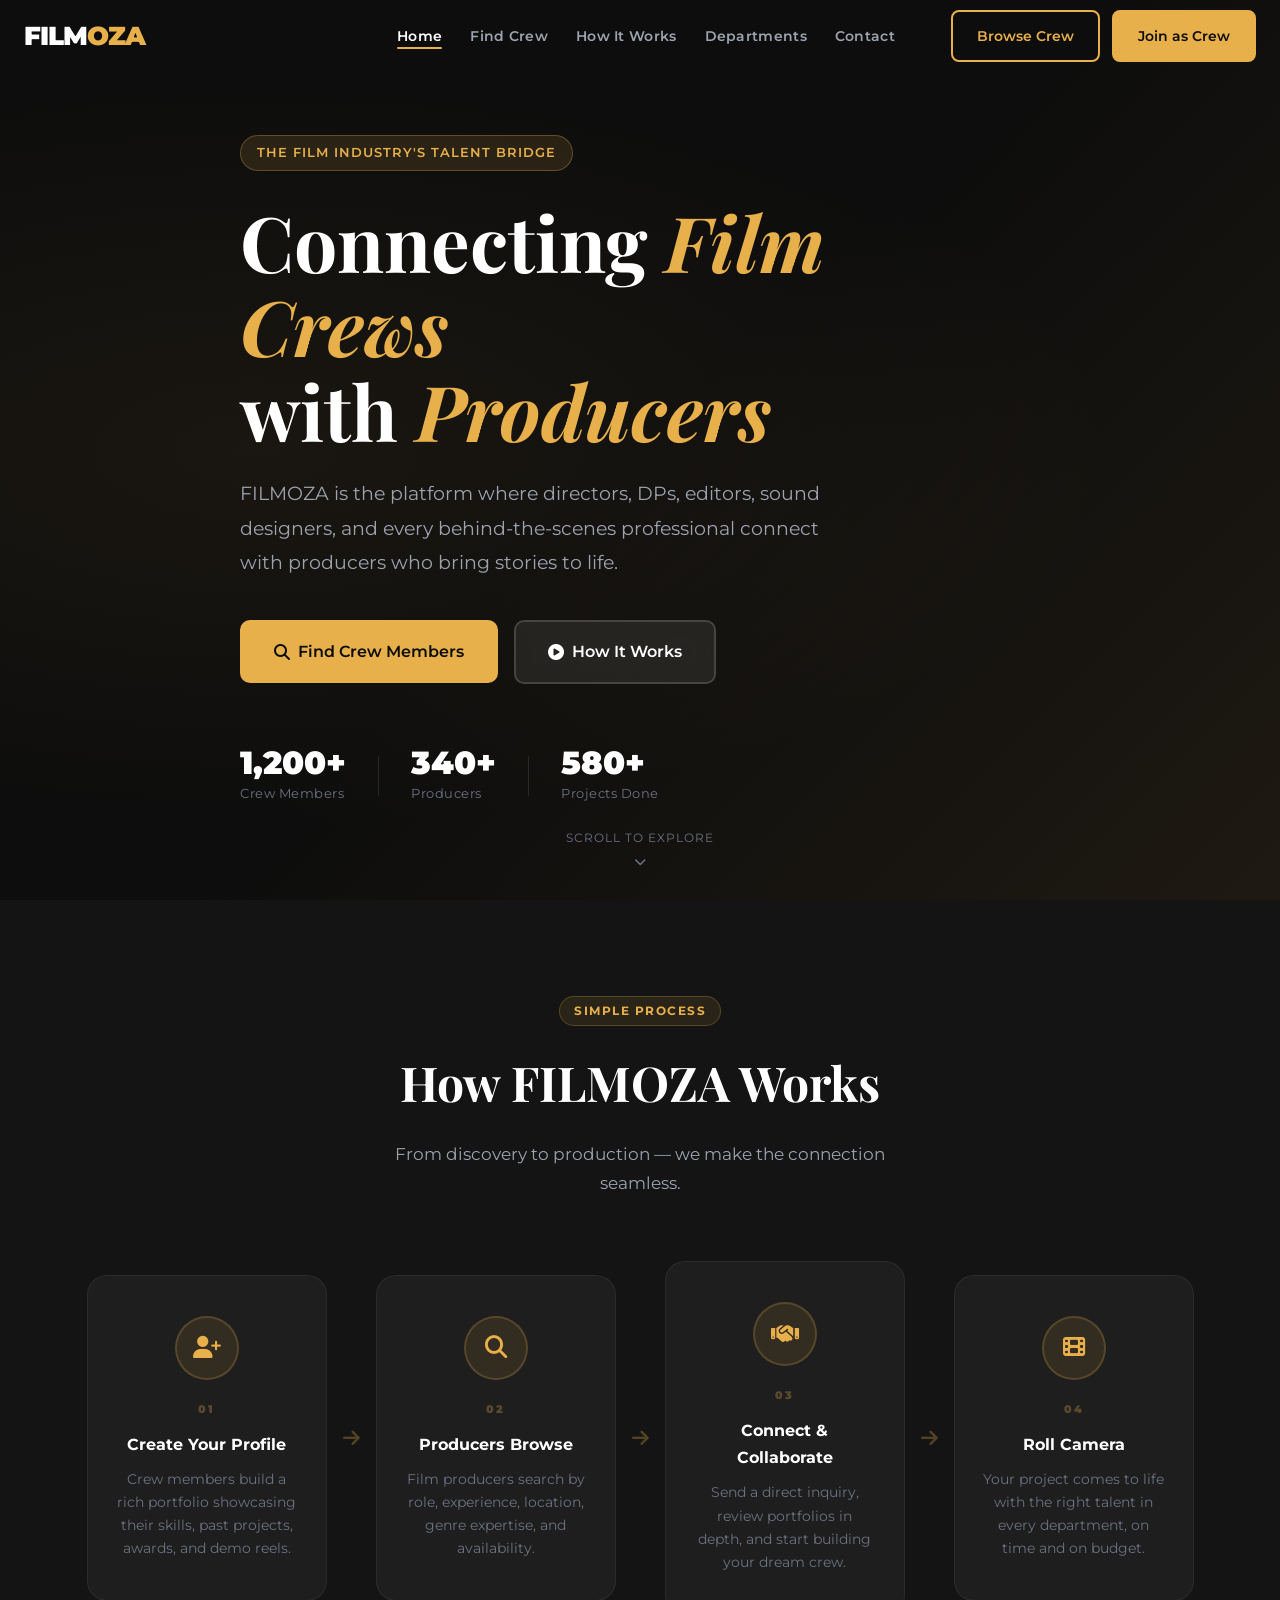
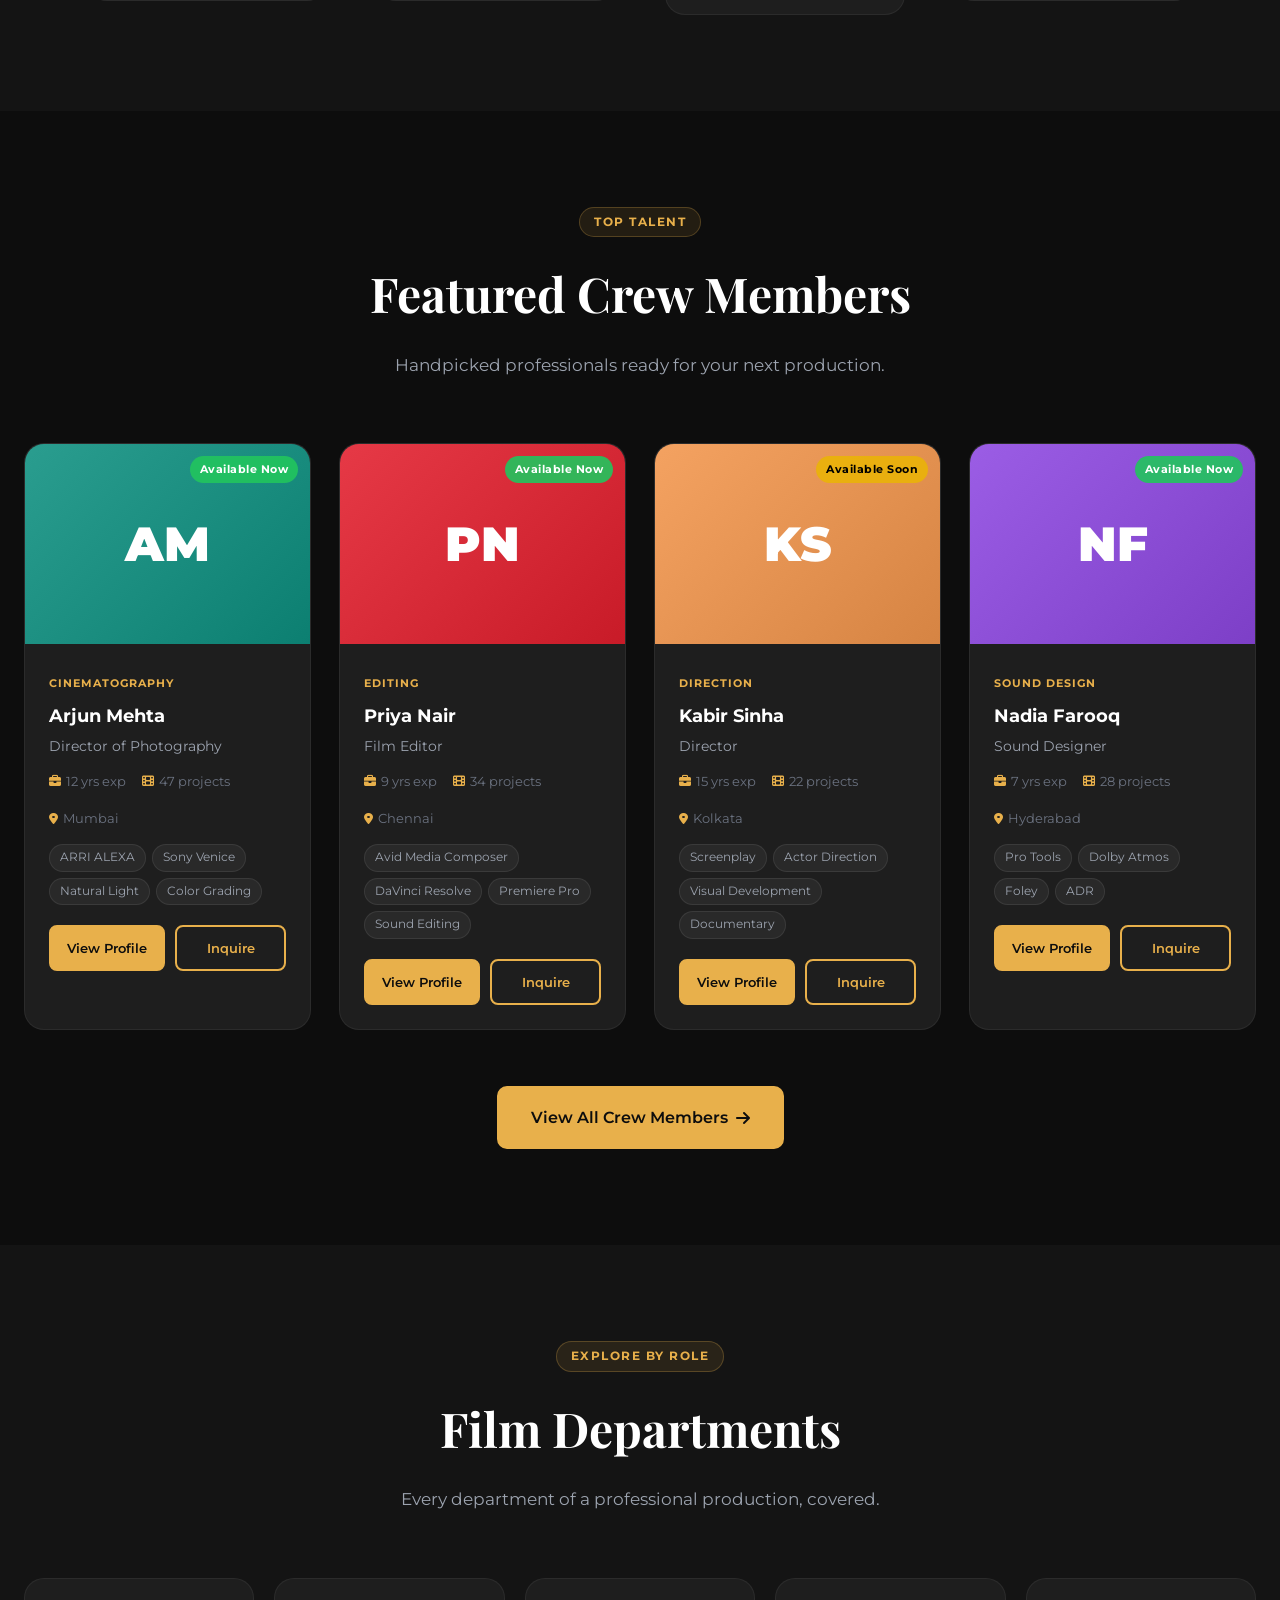
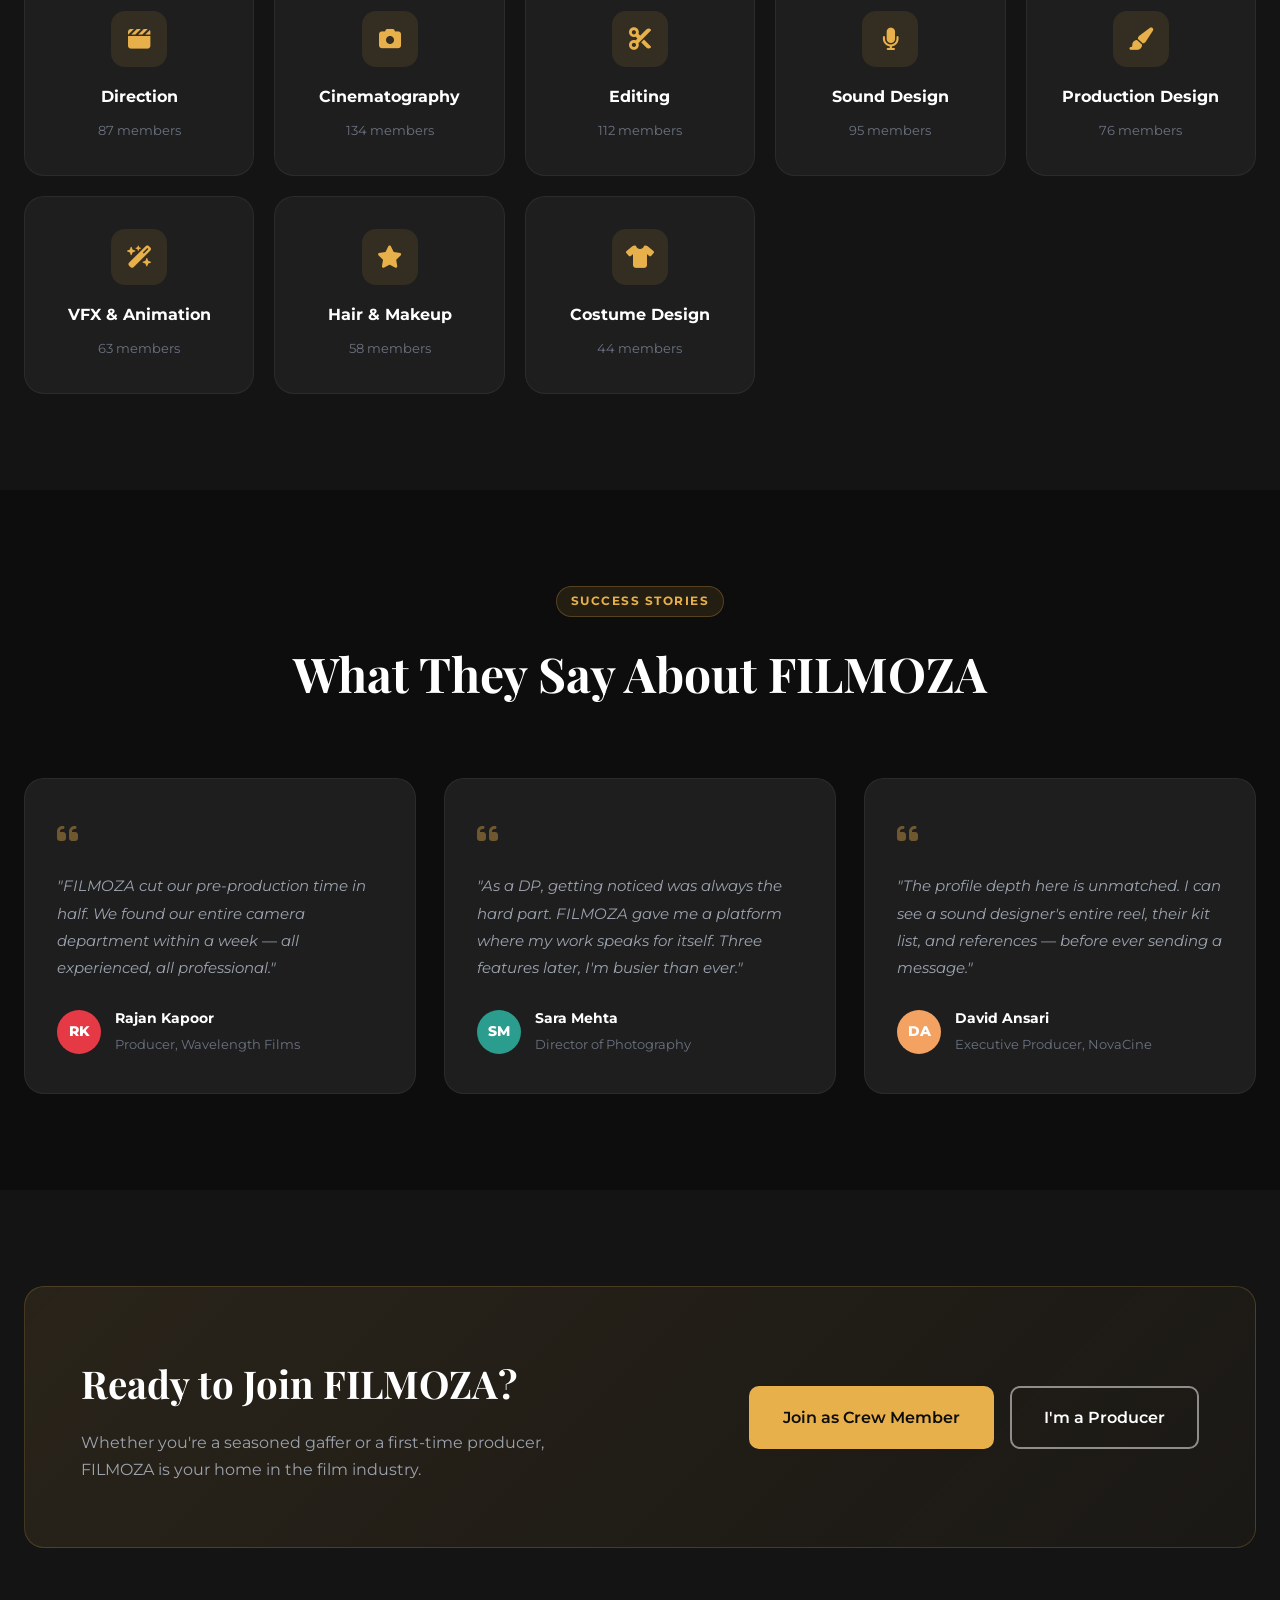
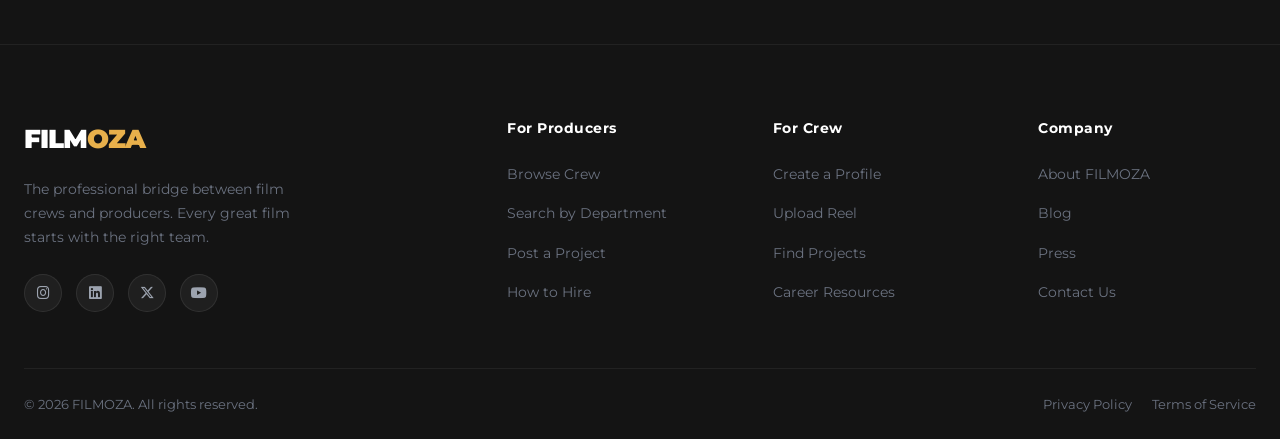
<file: index.html>
<!DOCTYPE html>
<html lang="en">
<head>
  <meta charset="UTF-8" />
  <meta name="viewport" content="width=device-width, initial-scale=1.0" />
  <title>FILMOZA – Where Talent Meets Vision</title>
  <link rel="stylesheet" href="styles.css" />
  <link rel="preconnect" href="https://fonts.googleapis.com" />
  <link href="https://fonts.googleapis.com/css2?family=Montserrat:wght@300;400;600;700;900&family=Playfair+Display:wght@700&display=swap" rel="stylesheet" />
  <link rel="stylesheet" href="https://cdnjs.cloudflare.com/ajax/libs/font-awesome/6.5.0/css/all.min.css" />
</head>
<body>

  <!-- ── NAVBAR ── -->
  <nav class="navbar" id="navbar">
    <div class="nav-container">
      <a href="index.html" class="nav-logo">
        <span class="logo-film">FILM</span><span class="logo-oza">OZA</span>
      </a>
      <ul class="nav-links" id="navLinks">
        <li><a href="index.html" class="active">Home</a></li>
        <li><a href="crew.html">Find Crew</a></li>
        <li><a href="#how-it-works">How It Works</a></li>
        <li><a href="#categories">Departments</a></li>
        <li><a href="#contact">Contact</a></li>
      </ul>
      <div class="nav-actions">
        <a href="crew.html" class="btn btn-outline">Browse Crew</a>
        <a href="#join" class="btn btn-primary">Join as Crew</a>
      </div>
      <button class="hamburger" id="hamburger" aria-label="Toggle menu">
        <span></span><span></span><span></span>
      </button>
    </div>
  </nav>

  <!-- ── HERO ── -->
  <section class="hero">
    <div class="hero-overlay"></div>
    <div class="hero-content">
      <div class="hero-badge">The Film Industry's Talent Bridge</div>
      <h1 class="hero-title">
        Connecting <span class="highlight">Film Crews</span><br/>
        with <span class="highlight">Producers</span>
      </h1>
      <p class="hero-subtitle">
        FILMOZA is the platform where directors, DPs, editors, sound designers,
        and every behind-the-scenes professional connect with producers who bring stories to life.
      </p>
      <div class="hero-actions">
        <a href="crew.html" class="btn btn-primary btn-lg">
          <i class="fas fa-search"></i> Find Crew Members
        </a>
        <a href="#how-it-works" class="btn btn-ghost btn-lg">
          <i class="fas fa-play-circle"></i> How It Works
        </a>
      </div>
      <div class="hero-stats">
        <div class="stat">
          <span class="stat-number">1,200+</span>
          <span class="stat-label">Crew Members</span>
        </div>
        <div class="stat-divider"></div>
        <div class="stat">
          <span class="stat-number">340+</span>
          <span class="stat-label">Producers</span>
        </div>
        <div class="stat-divider"></div>
        <div class="stat">
          <span class="stat-number">580+</span>
          <span class="stat-label">Projects Done</span>
        </div>
      </div>
    </div>
    <div class="hero-scroll-hint">
      <span>Scroll to explore</span>
      <i class="fas fa-chevron-down bounce"></i>
    </div>
  </section>

  <!-- ── HOW IT WORKS ── -->
  <section class="how-it-works section" id="how-it-works">
    <div class="container">
      <div class="section-header">
        <span class="section-tag">Simple Process</span>
        <h2>How FILMOZA Works</h2>
        <p>From discovery to production — we make the connection seamless.</p>
      </div>
      <div class="steps-grid">
        <div class="step-card">
          <div class="step-icon"><i class="fas fa-user-plus"></i></div>
          <div class="step-number">01</div>
          <h3>Create Your Profile</h3>
          <p>Crew members build a rich portfolio showcasing their skills, past projects, awards, and demo reels.</p>
        </div>
        <div class="step-arrow"><i class="fas fa-arrow-right"></i></div>
        <div class="step-card">
          <div class="step-icon"><i class="fas fa-search"></i></div>
          <div class="step-number">02</div>
          <h3>Producers Browse</h3>
          <p>Film producers search by role, experience, location, genre expertise, and availability.</p>
        </div>
        <div class="step-arrow"><i class="fas fa-arrow-right"></i></div>
        <div class="step-card">
          <div class="step-icon"><i class="fas fa-handshake"></i></div>
          <div class="step-number">03</div>
          <h3>Connect & Collaborate</h3>
          <p>Send a direct inquiry, review portfolios in depth, and start building your dream crew.</p>
        </div>
        <div class="step-arrow"><i class="fas fa-arrow-right"></i></div>
        <div class="step-card">
          <div class="step-icon"><i class="fas fa-film"></i></div>
          <div class="step-number">04</div>
          <h3>Roll Camera</h3>
          <p>Your project comes to life with the right talent in every department, on time and on budget.</p>
        </div>
      </div>
    </div>
  </section>

  <!-- ── FEATURED CREW ── -->
  <section class="featured-crew section" id="featured">
    <div class="container">
      <div class="section-header">
        <span class="section-tag">Top Talent</span>
        <h2>Featured Crew Members</h2>
        <p>Handpicked professionals ready for your next production.</p>
      </div>
      <div class="crew-grid" id="featuredGrid">
        <!-- Populated by JS -->
      </div>
      <div class="section-cta">
        <a href="crew.html" class="btn btn-primary btn-lg">View All Crew Members <i class="fas fa-arrow-right"></i></a>
      </div>
    </div>
  </section>

  <!-- ── DEPARTMENTS / CATEGORIES ── -->
  <section class="categories section" id="categories">
    <div class="container">
      <div class="section-header">
        <span class="section-tag">Explore by Role</span>
        <h2>Film Departments</h2>
        <p>Every department of a professional production, covered.</p>
      </div>
      <div class="categories-grid">
        <a href="crew.html?dept=direction" class="category-card">
          <div class="cat-icon"><i class="fas fa-clapperboard"></i></div>
          <h3>Direction</h3>
          <span class="cat-count">87 members</span>
        </a>
        <a href="crew.html?dept=cinematography" class="category-card">
          <div class="cat-icon"><i class="fas fa-camera"></i></div>
          <h3>Cinematography</h3>
          <span class="cat-count">134 members</span>
        </a>
        <a href="crew.html?dept=editing" class="category-card">
          <div class="cat-icon"><i class="fas fa-scissors"></i></div>
          <h3>Editing</h3>
          <span class="cat-count">112 members</span>
        </a>
        <a href="crew.html?dept=sound" class="category-card">
          <div class="cat-icon"><i class="fas fa-microphone"></i></div>
          <h3>Sound Design</h3>
          <span class="cat-count">95 members</span>
        </a>
        <a href="crew.html?dept=production-design" class="category-card">
          <div class="cat-icon"><i class="fas fa-paint-brush"></i></div>
          <h3>Production Design</h3>
          <span class="cat-count">76 members</span>
        </a>
        <a href="crew.html?dept=vfx" class="category-card">
          <div class="cat-icon"><i class="fas fa-wand-magic-sparkles"></i></div>
          <h3>VFX & Animation</h3>
          <span class="cat-count">63 members</span>
        </a>
        <a href="crew.html?dept=makeup" class="category-card">
          <div class="cat-icon"><i class="fas fa-star"></i></div>
          <h3>Hair & Makeup</h3>
          <span class="cat-count">58 members</span>
        </a>
        <a href="crew.html?dept=costume" class="category-card">
          <div class="cat-icon"><i class="fas fa-shirt"></i></div>
          <h3>Costume Design</h3>
          <span class="cat-count">44 members</span>
        </a>
      </div>
    </div>
  </section>

  <!-- ── TESTIMONIALS ── -->
  <section class="testimonials section">
    <div class="container">
      <div class="section-header">
        <span class="section-tag">Success Stories</span>
        <h2>What They Say About FILMOZA</h2>
      </div>
      <div class="testimonials-grid">
        <div class="testimonial-card">
          <div class="quote-icon"><i class="fas fa-quote-left"></i></div>
          <p>"FILMOZA cut our pre-production time in half. We found our entire camera department within a week — all experienced, all professional."</p>
          <div class="testimonial-author">
            <div class="author-avatar" style="background:#e63946;">RK</div>
            <div>
              <strong>Rajan Kapoor</strong>
              <span>Producer, Wavelength Films</span>
            </div>
          </div>
        </div>
        <div class="testimonial-card">
          <div class="quote-icon"><i class="fas fa-quote-left"></i></div>
          <p>"As a DP, getting noticed was always the hard part. FILMOZA gave me a platform where my work speaks for itself. Three features later, I'm busier than ever."</p>
          <div class="testimonial-author">
            <div class="author-avatar" style="background:#2a9d8f;">SM</div>
            <div>
              <strong>Sara Mehta</strong>
              <span>Director of Photography</span>
            </div>
          </div>
        </div>
        <div class="testimonial-card">
          <div class="quote-icon"><i class="fas fa-quote-left"></i></div>
          <p>"The profile depth here is unmatched. I can see a sound designer's entire reel, their kit list, and references — before ever sending a message."</p>
          <div class="testimonial-author">
            <div class="author-avatar" style="background:#f4a261;">DA</div>
            <div>
              <strong>David Ansari</strong>
              <span>Executive Producer, NovaCine</span>
            </div>
          </div>
        </div>
      </div>
    </div>
  </section>

  <!-- ── JOIN CTA ── -->
  <section class="join-cta section" id="join">
    <div class="container">
      <div class="cta-card">
        <div class="cta-text">
          <h2>Ready to Join FILMOZA?</h2>
          <p>Whether you're a seasoned gaffer or a first-time producer, FILMOZA is your home in the film industry.</p>
        </div>
        <div class="cta-buttons">
          <a href="#" class="btn btn-primary btn-lg">Join as Crew Member</a>
          <a href="crew.html" class="btn btn-outline-light btn-lg">I'm a Producer</a>
        </div>
      </div>
    </div>
  </section>

  <!-- ── FOOTER ── -->
  <footer class="footer" id="contact">
    <div class="container">
      <div class="footer-grid">
        <div class="footer-brand">
          <a href="index.html" class="nav-logo">
            <span class="logo-film">FILM</span><span class="logo-oza">OZA</span>
          </a>
          <p>The professional bridge between film crews and producers. Every great film starts with the right team.</p>
          <div class="social-links">
            <a href="#" aria-label="Instagram"><i class="fab fa-instagram"></i></a>
            <a href="#" aria-label="LinkedIn"><i class="fab fa-linkedin"></i></a>
            <a href="#" aria-label="Twitter/X"><i class="fab fa-x-twitter"></i></a>
            <a href="#" aria-label="YouTube"><i class="fab fa-youtube"></i></a>
          </div>
        </div>
        <div class="footer-links">
          <h4>For Producers</h4>
          <ul>
            <li><a href="crew.html">Browse Crew</a></li>
            <li><a href="crew.html">Search by Department</a></li>
            <li><a href="#">Post a Project</a></li>
            <li><a href="#">How to Hire</a></li>
          </ul>
        </div>
        <div class="footer-links">
          <h4>For Crew</h4>
          <ul>
            <li><a href="#">Create a Profile</a></li>
            <li><a href="#">Upload Reel</a></li>
            <li><a href="#">Find Projects</a></li>
            <li><a href="#">Career Resources</a></li>
          </ul>
        </div>
        <div class="footer-links">
          <h4>Company</h4>
          <ul>
            <li><a href="#">About FILMOZA</a></li>
            <li><a href="#">Blog</a></li>
            <li><a href="#">Press</a></li>
            <li><a href="#contact">Contact Us</a></li>
          </ul>
        </div>
      </div>
      <div class="footer-bottom">
        <p>&copy; 2026 FILMOZA. All rights reserved.</p>
        <div class="footer-legal">
          <a href="#">Privacy Policy</a>
          <a href="#">Terms of Service</a>
        </div>
      </div>
    </div>
  </footer>

  <script src="data.js"></script>
  <script src="main.js"></script>
</body>
</html>
</file>
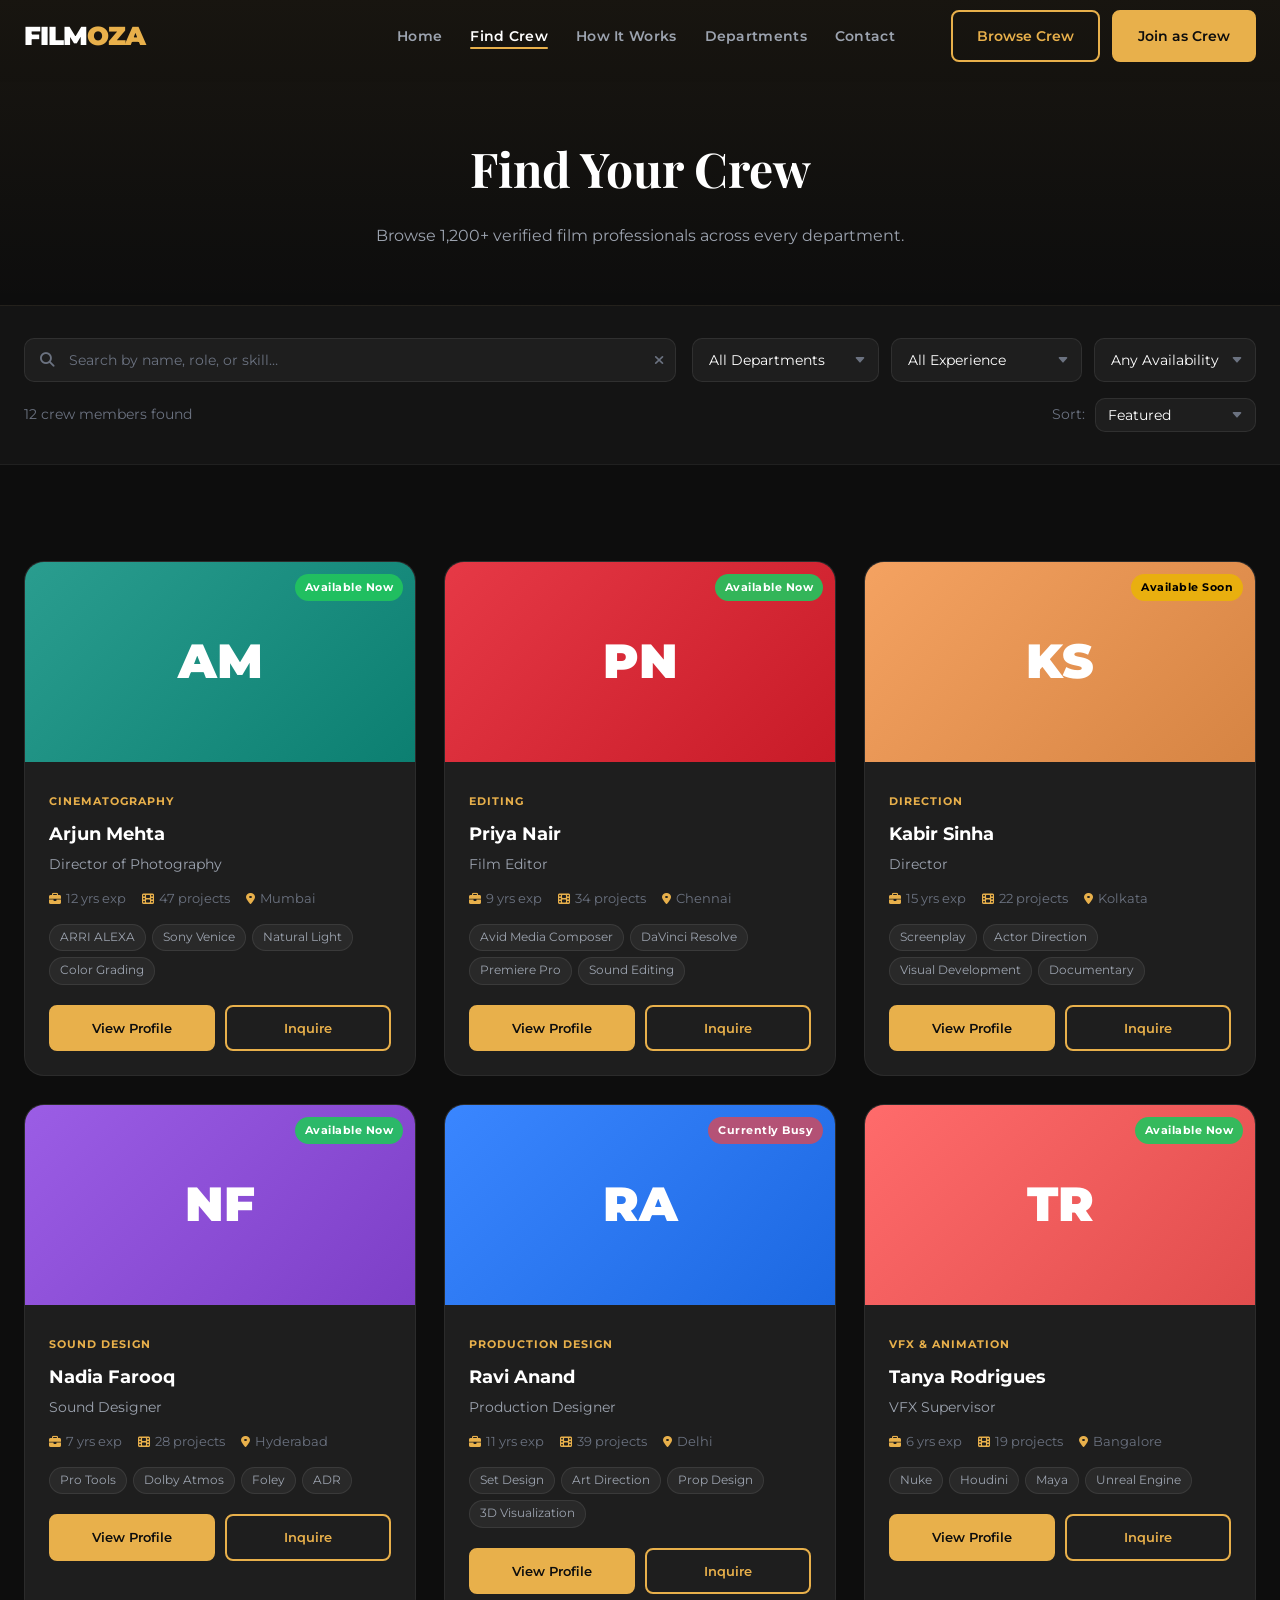
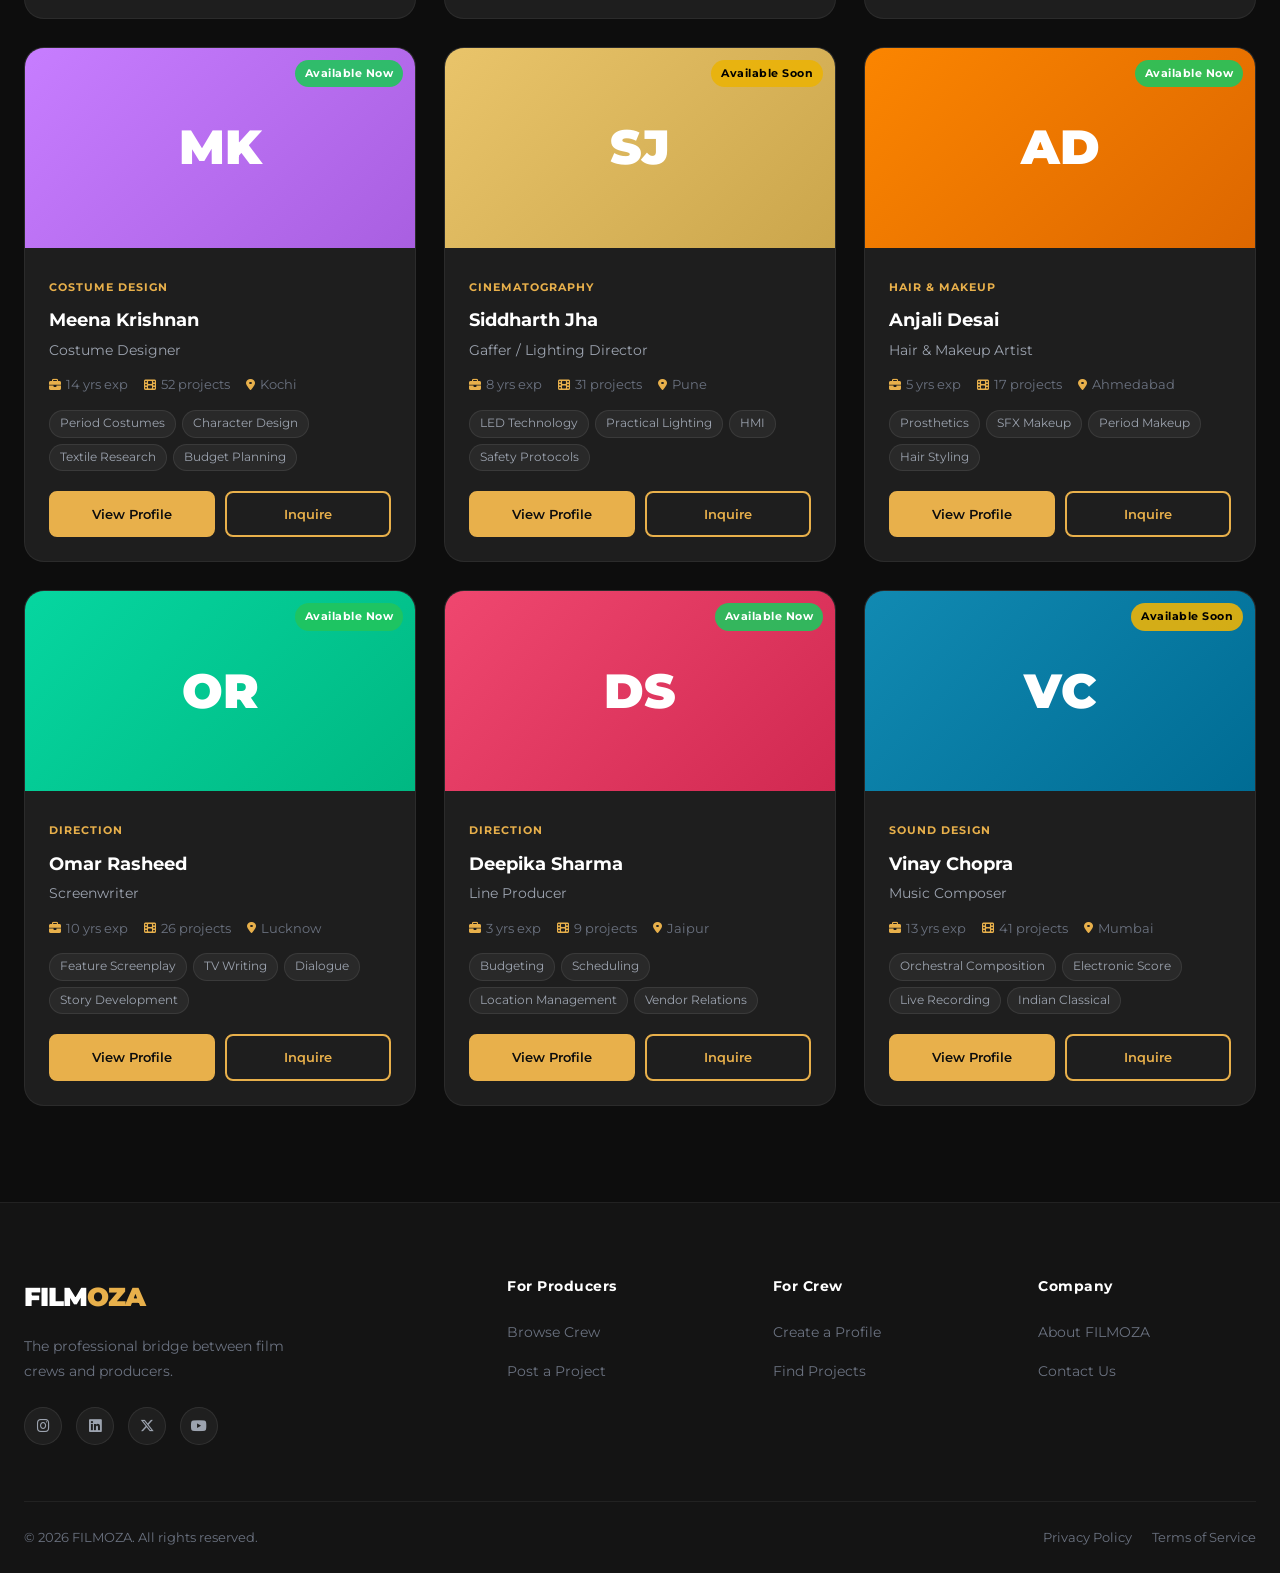
<file: crew.html>
<!DOCTYPE html>
<html lang="en">
<head>
  <meta charset="UTF-8" />
  <meta name="viewport" content="width=device-width, initial-scale=1.0" />
  <title>Find Crew – FILMOZA</title>
  <link rel="stylesheet" href="styles.css" />
  <link rel="preconnect" href="https://fonts.googleapis.com" />
  <link href="https://fonts.googleapis.com/css2?family=Montserrat:wght@300;400;600;700;900&family=Playfair+Display:wght@700&display=swap" rel="stylesheet" />
  <link rel="stylesheet" href="https://cdnjs.cloudflare.com/ajax/libs/font-awesome/6.5.0/css/all.min.css" />
</head>
<body>

  <!-- ── NAVBAR ── -->
  <nav class="navbar" id="navbar">
    <div class="nav-container">
      <a href="index.html" class="nav-logo">
        <span class="logo-film">FILM</span><span class="logo-oza">OZA</span>
      </a>
      <ul class="nav-links" id="navLinks">
        <li><a href="index.html">Home</a></li>
        <li><a href="crew.html" class="active">Find Crew</a></li>
        <li><a href="index.html#how-it-works">How It Works</a></li>
        <li><a href="index.html#categories">Departments</a></li>
        <li><a href="index.html#contact">Contact</a></li>
      </ul>
      <div class="nav-actions">
        <a href="crew.html" class="btn btn-outline">Browse Crew</a>
        <a href="#" class="btn btn-primary">Join as Crew</a>
      </div>
      <button class="hamburger" id="hamburger" aria-label="Toggle menu">
        <span></span><span></span><span></span>
      </button>
    </div>
  </nav>

  <!-- ── PAGE HEADER ── -->
  <div class="page-header">
    <div class="container">
      <h1>Find Your Crew</h1>
      <p>Browse 1,200+ verified film professionals across every department.</p>
    </div>
  </div>

  <!-- ── SEARCH & FILTER BAR ── -->
  <section class="search-section">
    <div class="container">
      <div class="search-bar-wrap">
        <div class="search-input-group">
          <i class="fas fa-search search-icon"></i>
          <input
            type="text"
            id="searchInput"
            class="search-input"
            placeholder="Search by name, role, or skill…"
            aria-label="Search crew members"
          />
          <button class="search-clear" id="searchClear" aria-label="Clear search">
            <i class="fas fa-times"></i>
          </button>
        </div>
        <div class="filter-group">
          <select id="deptFilter" class="filter-select" aria-label="Filter by department">
            <option value="">All Departments</option>
            <option value="Direction">Direction</option>
            <option value="Cinematography">Cinematography</option>
            <option value="Editing">Editing</option>
            <option value="Sound Design">Sound Design</option>
            <option value="Production Design">Production Design</option>
            <option value="VFX & Animation">VFX &amp; Animation</option>
            <option value="Hair & Makeup">Hair &amp; Makeup</option>
            <option value="Costume Design">Costume Design</option>
          </select>
          <select id="expFilter" class="filter-select" aria-label="Filter by experience">
            <option value="">All Experience</option>
            <option value="entry">Entry Level (1–3 yrs)</option>
            <option value="mid">Mid Level (4–7 yrs)</option>
            <option value="senior">Senior (8+ yrs)</option>
          </select>
          <select id="availFilter" class="filter-select" aria-label="Filter by availability">
            <option value="">Any Availability</option>
            <option value="available">Available Now</option>
            <option value="soon">Available Soon</option>
          </select>
        </div>
      </div>
      <div class="search-meta">
        <span id="resultCount" class="result-count">Loading…</span>
        <div class="sort-group">
          <label for="sortSelect">Sort:</label>
          <select id="sortSelect" class="filter-select" aria-label="Sort results">
            <option value="featured">Featured</option>
            <option value="name">Name A–Z</option>
            <option value="exp-desc">Most Experience</option>
            <option value="projects-desc">Most Projects</option>
          </select>
        </div>
      </div>
    </div>
  </section>

  <!-- ── CREW GRID ── -->
  <section class="crew-listing section">
    <div class="container">
      <div class="crew-grid" id="crewGrid">
        <!-- Populated by JS -->
      </div>
      <div class="no-results hidden" id="noResults">
        <i class="fas fa-film"></i>
        <h3>No crew members found</h3>
        <p>Try adjusting your search or filters.</p>
      </div>
    </div>
  </section>

  <!-- ── FOOTER ── -->
  <footer class="footer">
    <div class="container">
      <div class="footer-grid">
        <div class="footer-brand">
          <a href="index.html" class="nav-logo">
            <span class="logo-film">FILM</span><span class="logo-oza">OZA</span>
          </a>
          <p>The professional bridge between film crews and producers.</p>
          <div class="social-links">
            <a href="#" aria-label="Instagram"><i class="fab fa-instagram"></i></a>
            <a href="#" aria-label="LinkedIn"><i class="fab fa-linkedin"></i></a>
            <a href="#" aria-label="Twitter/X"><i class="fab fa-x-twitter"></i></a>
            <a href="#" aria-label="YouTube"><i class="fab fa-youtube"></i></a>
          </div>
        </div>
        <div class="footer-links">
          <h4>For Producers</h4>
          <ul>
            <li><a href="crew.html">Browse Crew</a></li>
            <li><a href="#">Post a Project</a></li>
          </ul>
        </div>
        <div class="footer-links">
          <h4>For Crew</h4>
          <ul>
            <li><a href="#">Create a Profile</a></li>
            <li><a href="#">Find Projects</a></li>
          </ul>
        </div>
        <div class="footer-links">
          <h4>Company</h4>
          <ul>
            <li><a href="#">About FILMOZA</a></li>
            <li><a href="index.html#contact">Contact Us</a></li>
          </ul>
        </div>
      </div>
      <div class="footer-bottom">
        <p>&copy; 2026 FILMOZA. All rights reserved.</p>
        <div class="footer-legal">
          <a href="#">Privacy Policy</a>
          <a href="#">Terms of Service</a>
        </div>
      </div>
    </div>
  </footer>

  <script src="data.js"></script>
  <script src="main.js"></script>
</body>
</html>
</file>
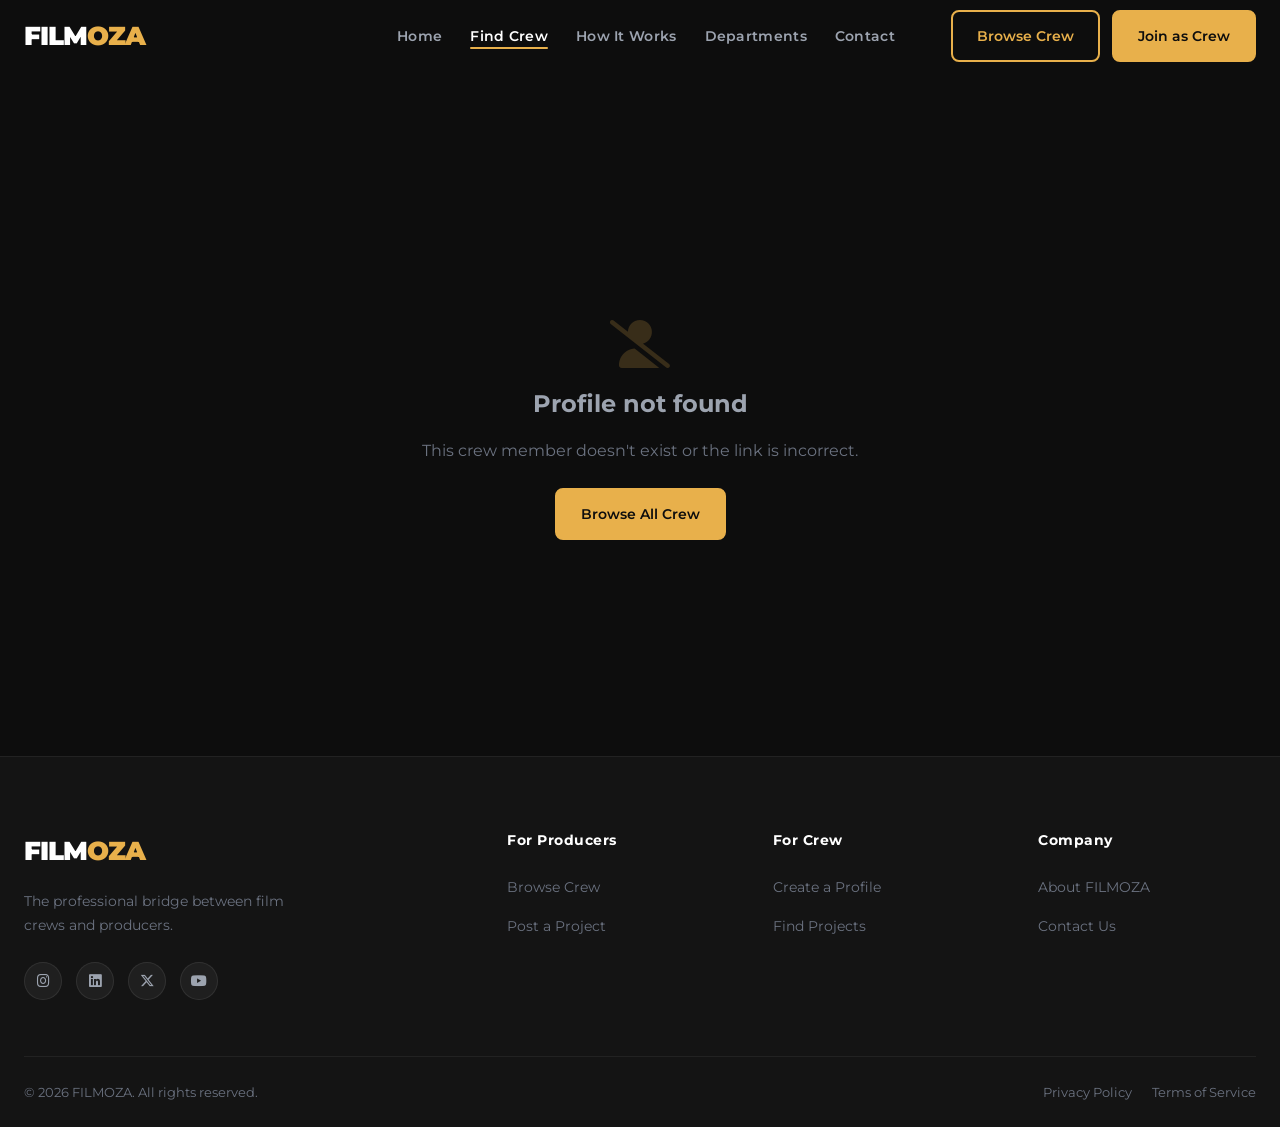
<file: profile.html>
<!DOCTYPE html>
<html lang="en">
<head>
  <meta charset="UTF-8" />
  <meta name="viewport" content="width=device-width, initial-scale=1.0" />
  <title>Crew Profile – FILMOZA</title>
  <link rel="stylesheet" href="styles.css" />
  <link rel="preconnect" href="https://fonts.googleapis.com" />
  <link href="https://fonts.googleapis.com/css2?family=Montserrat:wght@300;400;600;700;900&family=Playfair+Display:wght@700&display=swap" rel="stylesheet" />
  <link rel="stylesheet" href="https://cdnjs.cloudflare.com/ajax/libs/font-awesome/6.5.0/css/all.min.css" />
</head>
<body>

  <!-- ── NAVBAR ── -->
  <nav class="navbar" id="navbar">
    <div class="nav-container">
      <a href="index.html" class="nav-logo">
        <span class="logo-film">FILM</span><span class="logo-oza">OZA</span>
      </a>
      <ul class="nav-links" id="navLinks">
        <li><a href="index.html">Home</a></li>
        <li><a href="crew.html" class="active">Find Crew</a></li>
        <li><a href="index.html#how-it-works">How It Works</a></li>
        <li><a href="index.html#categories">Departments</a></li>
        <li><a href="index.html#contact">Contact</a></li>
      </ul>
      <div class="nav-actions">
        <a href="crew.html" class="btn btn-outline">Browse Crew</a>
        <a href="#" class="btn btn-primary">Join as Crew</a>
      </div>
      <button class="hamburger" id="hamburger" aria-label="Toggle menu">
        <span></span><span></span><span></span>
      </button>
    </div>
  </nav>

  <!-- ── PROFILE CONTENT ── -->
  <main class="profile-page section">
    <div class="container" id="profileContainer">
      <!-- Populated by JS -->
      <div class="profile-loading">
        <i class="fas fa-circle-notch fa-spin"></i>
        <p>Loading profile…</p>
      </div>
    </div>
  </main>

  <!-- ── INQUIRY MODAL ── -->
  <div class="modal-overlay hidden" id="inquiryModal" role="dialog" aria-modal="true" aria-labelledby="modalTitle">
    <div class="modal-card">
      <button class="modal-close" id="modalClose" aria-label="Close modal"><i class="fas fa-times"></i></button>
      <div class="modal-header">
        <i class="fas fa-paper-plane"></i>
        <h2 id="modalTitle">Send an Inquiry</h2>
        <p id="modalSubtitle">Reach out to this crew member about your project.</p>
      </div>
      <form class="inquiry-form" id="inquiryForm" novalidate>
        <div class="form-row">
          <div class="form-group">
            <label for="producerName">Your Name *</label>
            <input type="text" id="producerName" placeholder="e.g. Rajan Kapoor" required />
          </div>
          <div class="form-group">
            <label for="producerEmail">Email Address *</label>
            <input type="email" id="producerEmail" placeholder="you@studio.com" required />
          </div>
        </div>
        <div class="form-group">
          <label for="projectTitle">Project Title *</label>
          <input type="text" id="projectTitle" placeholder="e.g. The Midnight Frame" required />
        </div>
        <div class="form-row">
          <div class="form-group">
            <label for="projectType">Project Type</label>
            <select id="projectType">
              <option value="">Select type</option>
              <option>Feature Film</option>
              <option>Short Film</option>
              <option>Documentary</option>
              <option>Series / TV</option>
              <option>Commercial / Ad</option>
              <option>Music Video</option>
              <option>Other</option>
            </select>
          </div>
          <div class="form-group">
            <label for="startDate">Shoot Start Date</label>
            <input type="date" id="startDate" />
          </div>
        </div>
        <div class="form-group">
          <label for="message">Message *</label>
          <textarea id="message" rows="4" placeholder="Describe your project, role needed, budget range, and any other relevant details…" required></textarea>
        </div>
        <button type="submit" class="btn btn-primary btn-lg btn-full">
          <i class="fas fa-paper-plane"></i> Send Inquiry
        </button>
      </form>
    </div>
  </div>

  <!-- ── FOOTER ── -->
  <footer class="footer">
    <div class="container">
      <div class="footer-grid">
        <div class="footer-brand">
          <a href="index.html" class="nav-logo">
            <span class="logo-film">FILM</span><span class="logo-oza">OZA</span>
          </a>
          <p>The professional bridge between film crews and producers.</p>
          <div class="social-links">
            <a href="#" aria-label="Instagram"><i class="fab fa-instagram"></i></a>
            <a href="#" aria-label="LinkedIn"><i class="fab fa-linkedin"></i></a>
            <a href="#" aria-label="Twitter/X"><i class="fab fa-x-twitter"></i></a>
            <a href="#" aria-label="YouTube"><i class="fab fa-youtube"></i></a>
          </div>
        </div>
        <div class="footer-links">
          <h4>For Producers</h4>
          <ul>
            <li><a href="crew.html">Browse Crew</a></li>
            <li><a href="#">Post a Project</a></li>
          </ul>
        </div>
        <div class="footer-links">
          <h4>For Crew</h4>
          <ul>
            <li><a href="#">Create a Profile</a></li>
            <li><a href="#">Find Projects</a></li>
          </ul>
        </div>
        <div class="footer-links">
          <h4>Company</h4>
          <ul>
            <li><a href="#">About FILMOZA</a></li>
            <li><a href="index.html#contact">Contact Us</a></li>
          </ul>
        </div>
      </div>
      <div class="footer-bottom">
        <p>&copy; 2026 FILMOZA. All rights reserved.</p>
        <div class="footer-legal">
          <a href="#">Privacy Policy</a>
          <a href="#">Terms of Service</a>
        </div>
      </div>
    </div>
  </footer>

  <script src="data.js"></script>
  <script src="main.js"></script>
</body>
</html>
</file>
<file: styles.css>
/* ─────────────────────────────────────────
   FILMOZA – Main Stylesheet
   ───────────────────────────────────────── */

/* ── VARIABLES ── */
:root {
  --gold:       #e8b04b;
  --gold-dark:  #c9952f;
  --red:        #e63946;
  --dark:       #0d0d0d;
  --dark-2:     #141414;
  --dark-3:     #1e1e1e;
  --dark-4:     #2a2a2a;
  --gray:       #6b7280;
  --gray-light: #9ca3af;
  --off-white:  #f5f5f0;
  --white:      #ffffff;
  --radius:     12px;
  --radius-lg:  20px;
  --shadow:     0 4px 24px rgba(0,0,0,0.4);
  --shadow-lg:  0 8px 40px rgba(0,0,0,0.6);
  --transition: 0.3s ease;
  --font-main:  'Montserrat', sans-serif;
  --font-serif: 'Playfair Display', serif;
  --nav-h:      72px;
}

/* ── RESET & BASE ── */
*, *::before, *::after { box-sizing: border-box; margin: 0; padding: 0; }

html { scroll-behavior: smooth; font-size: 16px; }

body {
  font-family: var(--font-main);
  background: var(--dark);
  color: var(--off-white);
  line-height: 1.7;
  overflow-x: hidden;
}

a { text-decoration: none; color: inherit; }
ul { list-style: none; }
img { max-width: 100%; display: block; }
input, select, textarea, button { font-family: inherit; }

.container {
  width: 100%;
  max-width: 1280px;
  margin: 0 auto;
  padding: 0 24px;
}

.section { padding: 96px 0; }

.hidden { display: none !important; }

/* ── BUTTONS ── */
.btn {
  display: inline-flex;
  align-items: center;
  gap: 8px;
  padding: 12px 24px;
  border-radius: 8px;
  font-weight: 600;
  font-size: 0.9rem;
  cursor: pointer;
  border: 2px solid transparent;
  transition: all var(--transition);
  white-space: nowrap;
}

.btn-primary {
  background: var(--gold);
  color: var(--dark);
  border-color: var(--gold);
}
.btn-primary:hover {
  background: var(--gold-dark);
  border-color: var(--gold-dark);
  transform: translateY(-2px);
  box-shadow: 0 6px 20px rgba(232,176,75,0.35);
}

.btn-outline {
  background: transparent;
  color: var(--gold);
  border-color: var(--gold);
}
.btn-outline:hover {
  background: var(--gold);
  color: var(--dark);
  transform: translateY(-2px);
}

.btn-outline-light {
  background: transparent;
  color: var(--white);
  border-color: rgba(255,255,255,0.5);
}
.btn-outline-light:hover {
  background: rgba(255,255,255,0.1);
  border-color: var(--white);
}

.btn-ghost {
  background: rgba(255,255,255,0.08);
  color: var(--white);
  border-color: rgba(255,255,255,0.15);
  backdrop-filter: blur(8px);
}
.btn-ghost:hover {
  background: rgba(255,255,255,0.15);
  transform: translateY(-2px);
}

.btn-lg { padding: 16px 32px; font-size: 1rem; border-radius: 10px; }
.btn-full { width: 100%; justify-content: center; }

/* ── NAVBAR ── */
.navbar {
  position: fixed;
  top: 0; left: 0; right: 0;
  height: var(--nav-h);
  z-index: 1000;
  transition: background var(--transition), box-shadow var(--transition);
}

.navbar.scrolled {
  background: rgba(13,13,13,0.95);
  backdrop-filter: blur(16px);
  box-shadow: 0 1px 0 rgba(255,255,255,0.06);
}

.nav-container {
  display: flex;
  align-items: center;
  gap: 32px;
  height: 100%;
  max-width: 1280px;
  margin: 0 auto;
  padding: 0 24px;
}

.nav-logo {
  font-size: 1.6rem;
  font-weight: 900;
  letter-spacing: -1px;
  flex-shrink: 0;
}
.logo-film { color: var(--white); }
.logo-oza  { color: var(--gold); }

.nav-links {
  display: flex;
  gap: 28px;
  margin-left: auto;
}
.nav-links a {
  font-size: 0.88rem;
  font-weight: 600;
  color: var(--gray-light);
  transition: color var(--transition);
  letter-spacing: 0.3px;
}
.nav-links a:hover,
.nav-links a.active { color: var(--white); }
.nav-links a.active { position: relative; }
.nav-links a.active::after {
  content: '';
  position: absolute;
  bottom: -4px; left: 0; right: 0;
  height: 2px;
  background: var(--gold);
  border-radius: 2px;
}

.nav-actions {
  display: flex;
  gap: 12px;
  margin-left: 24px;
}

.hamburger {
  display: none;
  flex-direction: column;
  gap: 5px;
  background: none;
  border: none;
  cursor: pointer;
  padding: 4px;
  margin-left: auto;
}
.hamburger span {
  display: block;
  width: 24px;
  height: 2px;
  background: var(--white);
  border-radius: 2px;
  transition: all var(--transition);
}

/* ── HERO ── */
.hero {
  position: relative;
  min-height: 100vh;
  display: flex;
  align-items: center;
  background:
    linear-gradient(135deg, rgba(13,13,13,0.92) 0%, rgba(13,13,13,0.7) 50%, rgba(232,176,75,0.08) 100%),
    url('https://images.unsplash.com/photo-1485846234645-a62644f84728?w=1600&q=80') center/cover no-repeat;
}

.hero-overlay {
  position: absolute;
  inset: 0;
  background: radial-gradient(ellipse at 20% 50%, rgba(232,176,75,0.06) 0%, transparent 60%);
}

.hero-content {
  position: relative;
  z-index: 1;
  max-width: 1280px;
  margin: 0 auto;
  padding: 120px 24px 80px;
}

.hero-badge {
  display: inline-flex;
  align-items: center;
  gap: 8px;
  background: rgba(232,176,75,0.12);
  border: 1px solid rgba(232,176,75,0.3);
  color: var(--gold);
  padding: 6px 16px;
  border-radius: 100px;
  font-size: 0.8rem;
  font-weight: 600;
  letter-spacing: 1px;
  text-transform: uppercase;
  margin-bottom: 28px;
}

.hero-title {
  font-family: var(--font-serif);
  font-size: clamp(2.8rem, 6vw, 5.5rem);
  line-height: 1.1;
  color: var(--white);
  margin-bottom: 24px;
  max-width: 800px;
}
.hero-title .highlight {
  color: var(--gold);
  font-style: italic;
}

.hero-subtitle {
  font-size: clamp(1rem, 1.5vw, 1.2rem);
  color: var(--gray-light);
  max-width: 580px;
  margin-bottom: 40px;
  line-height: 1.8;
}

.hero-actions {
  display: flex;
  flex-wrap: wrap;
  gap: 16px;
  margin-bottom: 64px;
}

.hero-stats {
  display: flex;
  align-items: center;
  gap: 32px;
  flex-wrap: wrap;
}

.stat { text-align: left; }
.stat-number {
  display: block;
  font-size: 2rem;
  font-weight: 900;
  color: var(--white);
  line-height: 1;
}
.stat-label {
  display: block;
  font-size: 0.8rem;
  color: var(--gray);
  letter-spacing: 0.5px;
  margin-top: 4px;
}
.stat-divider {
  width: 1px;
  height: 40px;
  background: rgba(255,255,255,0.1);
}

.hero-scroll-hint {
  position: absolute;
  bottom: 32px;
  left: 50%;
  transform: translateX(-50%);
  display: flex;
  flex-direction: column;
  align-items: center;
  gap: 8px;
  color: var(--gray);
  font-size: 0.75rem;
  letter-spacing: 1px;
  text-transform: uppercase;
}

@keyframes bounce {
  0%, 100% { transform: translateY(0); }
  50% { transform: translateY(6px); }
}
.bounce { animation: bounce 1.6s infinite; }

/* ── SECTION HEADER ── */
.section-header {
  text-align: center;
  margin-bottom: 64px;
}
.section-tag {
  display: inline-block;
  background: rgba(232,176,75,0.1);
  color: var(--gold);
  border: 1px solid rgba(232,176,75,0.25);
  padding: 4px 14px;
  border-radius: 100px;
  font-size: 0.75rem;
  font-weight: 700;
  letter-spacing: 1.5px;
  text-transform: uppercase;
  margin-bottom: 16px;
}
.section-header h2 {
  font-family: var(--font-serif);
  font-size: clamp(2rem, 4vw, 3rem);
  color: var(--white);
  margin-bottom: 16px;
}
.section-header p {
  color: var(--gray-light);
  font-size: 1.05rem;
  max-width: 560px;
  margin: 0 auto;
}

/* ── HOW IT WORKS ── */
.how-it-works { background: var(--dark-2); }

.steps-grid {
  display: flex;
  align-items: center;
  gap: 16px;
  flex-wrap: wrap;
  justify-content: center;
}

.step-card {
  background: var(--dark-3);
  border: 1px solid rgba(255,255,255,0.06);
  border-radius: var(--radius-lg);
  padding: 40px 28px;
  text-align: center;
  flex: 1;
  min-width: 200px;
  max-width: 240px;
  transition: transform var(--transition), border-color var(--transition);
  position: relative;
  overflow: hidden;
}
.step-card::before {
  content: '';
  position: absolute;
  top: 0; left: 0; right: 0;
  height: 2px;
  background: linear-gradient(90deg, transparent, var(--gold), transparent);
  opacity: 0;
  transition: opacity var(--transition);
}
.step-card:hover { transform: translateY(-6px); border-color: rgba(232,176,75,0.2); }
.step-card:hover::before { opacity: 1; }

.step-icon {
  width: 64px; height: 64px;
  border-radius: 50%;
  background: rgba(232,176,75,0.1);
  border: 2px solid rgba(232,176,75,0.2);
  display: flex; align-items: center; justify-content: center;
  margin: 0 auto 20px;
  font-size: 1.4rem;
  color: var(--gold);
}
.step-number {
  font-size: 0.7rem;
  font-weight: 900;
  color: rgba(232,176,75,0.3);
  letter-spacing: 2px;
  margin-bottom: 12px;
}
.step-card h3 {
  font-size: 1rem;
  font-weight: 700;
  color: var(--white);
  margin-bottom: 10px;
}
.step-card p { font-size: 0.85rem; color: var(--gray); line-height: 1.7; }

.step-arrow {
  color: rgba(232,176,75,0.3);
  font-size: 1.2rem;
  flex-shrink: 0;
}

/* ── CREW CARDS (shared between index featured & crew.html listing) ── */
.crew-grid {
  display: grid;
  grid-template-columns: repeat(auto-fill, minmax(280px, 1fr));
  gap: 28px;
}

.crew-card {
  background: var(--dark-3);
  border: 1px solid rgba(255,255,255,0.06);
  border-radius: var(--radius-lg);
  overflow: hidden;
  transition: transform var(--transition), box-shadow var(--transition), border-color var(--transition);
  cursor: pointer;
}
.crew-card:hover {
  transform: translateY(-8px);
  box-shadow: var(--shadow-lg);
  border-color: rgba(232,176,75,0.25);
}

.crew-card-top {
  position: relative;
  height: 200px;
  overflow: hidden;
}
.crew-card-top .avatar-img {
  width: 100%; height: 100%;
  object-fit: cover;
  transition: transform 0.5s ease;
}
.crew-card:hover .avatar-img { transform: scale(1.05); }
.crew-card-top .avatar-initials {
  width: 100%; height: 100%;
  display: flex; align-items: center; justify-content: center;
  font-size: 3rem;
  font-weight: 900;
  color: var(--white);
  transition: transform 0.5s ease;
}
.crew-card:hover .avatar-initials { transform: scale(1.05); }

.availability-badge {
  position: absolute;
  top: 12px; right: 12px;
  padding: 4px 10px;
  border-radius: 100px;
  font-size: 0.7rem;
  font-weight: 700;
  letter-spacing: 0.5px;
}
.badge-available { background: rgba(34,197,94,0.9); color: #fff; }
.badge-soon      { background: rgba(234,179,8,0.9); color: #000; }
.badge-busy      { background: rgba(239,68,68,0.7); color: #fff; }

.crew-card-body { padding: 24px; }
.crew-dept-tag {
  display: inline-block;
  font-size: 0.7rem;
  font-weight: 700;
  letter-spacing: 1px;
  text-transform: uppercase;
  color: var(--gold);
  margin-bottom: 8px;
}
.crew-card-body h3 {
  font-size: 1.1rem;
  font-weight: 700;
  color: var(--white);
  margin-bottom: 4px;
}
.crew-card-body .crew-title {
  font-size: 0.85rem;
  color: var(--gray-light);
  margin-bottom: 12px;
}

.crew-meta {
  display: flex;
  gap: 16px;
  font-size: 0.8rem;
  color: var(--gray);
  margin-bottom: 14px;
  flex-wrap: wrap;
}
.crew-meta span { display: flex; align-items: center; gap: 5px; }
.crew-meta i { color: var(--gold); font-size: 0.75rem; }

.crew-skills {
  display: flex;
  flex-wrap: wrap;
  gap: 6px;
  margin-bottom: 20px;
}
.skill-tag {
  background: rgba(255,255,255,0.05);
  border: 1px solid rgba(255,255,255,0.08);
  padding: 3px 10px;
  border-radius: 100px;
  font-size: 0.72rem;
  color: var(--gray-light);
}

.crew-card-actions {
  display: flex;
  gap: 10px;
}
.crew-card-actions .btn { flex: 1; justify-content: center; font-size: 0.82rem; padding: 10px 16px; }

.section-cta {
  text-align: center;
  margin-top: 56px;
}

/* ── CATEGORIES ── */
.categories { background: var(--dark-2); }

.categories-grid {
  display: grid;
  grid-template-columns: repeat(auto-fill, minmax(220px, 1fr));
  gap: 20px;
}

.category-card {
  background: var(--dark-3);
  border: 1px solid rgba(255,255,255,0.06);
  border-radius: var(--radius-lg);
  padding: 32px 24px;
  text-align: center;
  transition: all var(--transition);
  display: block;
}
.category-card:hover {
  border-color: rgba(232,176,75,0.3);
  background: var(--dark-4);
  transform: translateY(-4px);
}
.cat-icon {
  width: 56px; height: 56px;
  border-radius: 14px;
  background: rgba(232,176,75,0.1);
  display: flex; align-items: center; justify-content: center;
  margin: 0 auto 16px;
  font-size: 1.4rem;
  color: var(--gold);
  transition: background var(--transition);
}
.category-card:hover .cat-icon { background: rgba(232,176,75,0.18); }
.category-card h3 { font-size: 1rem; font-weight: 700; color: var(--white); margin-bottom: 6px; }
.cat-count { font-size: 0.8rem; color: var(--gray); }

/* ── TESTIMONIALS ── */
.testimonials { background: var(--dark); }

.testimonials-grid {
  display: grid;
  grid-template-columns: repeat(auto-fill, minmax(300px, 1fr));
  gap: 28px;
}

.testimonial-card {
  background: var(--dark-3);
  border: 1px solid rgba(255,255,255,0.06);
  border-radius: var(--radius-lg);
  padding: 36px 32px;
  position: relative;
}
.quote-icon {
  color: var(--gold);
  font-size: 1.5rem;
  opacity: 0.4;
  margin-bottom: 16px;
}
.testimonial-card p {
  font-size: 0.95rem;
  line-height: 1.8;
  color: var(--gray-light);
  margin-bottom: 24px;
  font-style: italic;
}
.testimonial-author {
  display: flex;
  align-items: center;
  gap: 14px;
}
.author-avatar {
  width: 44px; height: 44px;
  border-radius: 50%;
  display: flex; align-items: center; justify-content: center;
  font-weight: 800;
  font-size: 0.85rem;
  color: var(--white);
  flex-shrink: 0;
}
.testimonial-author strong { display: block; font-size: 0.9rem; color: var(--white); }
.testimonial-author span { font-size: 0.8rem; color: var(--gray); }

/* ── JOIN CTA ── */
.join-cta { background: var(--dark-2); }
.cta-card {
  background: linear-gradient(135deg, rgba(232,176,75,0.1) 0%, rgba(232,176,75,0.03) 100%);
  border: 1px solid rgba(232,176,75,0.2);
  border-radius: var(--radius-lg);
  padding: 64px 56px;
  display: flex;
  align-items: center;
  justify-content: space-between;
  gap: 40px;
  flex-wrap: wrap;
}
.cta-text h2 {
  font-family: var(--font-serif);
  font-size: clamp(1.8rem, 3vw, 2.6rem);
  color: var(--white);
  margin-bottom: 12px;
}
.cta-text p { color: var(--gray-light); font-size: 1rem; max-width: 480px; }
.cta-buttons { display: flex; gap: 16px; flex-wrap: wrap; }

/* ── FOOTER ── */
.footer {
  background: var(--dark-2);
  border-top: 1px solid rgba(255,255,255,0.06);
  padding: 72px 0 0;
}
.footer-grid {
  display: grid;
  grid-template-columns: 2fr 1fr 1fr 1fr;
  gap: 48px;
  padding-bottom: 56px;
}
.footer-brand p { color: var(--gray); font-size: 0.9rem; line-height: 1.7; margin: 16px 0 24px; max-width: 280px; }
.social-links { display: flex; gap: 14px; }
.social-links a {
  width: 38px; height: 38px;
  border-radius: 50%;
  background: rgba(255,255,255,0.05);
  border: 1px solid rgba(255,255,255,0.08);
  display: flex; align-items: center; justify-content: center;
  font-size: 0.9rem;
  color: var(--gray-light);
  transition: all var(--transition);
}
.social-links a:hover { background: var(--gold); color: var(--dark); border-color: var(--gold); }
.footer-links h4 { font-size: 0.85rem; font-weight: 700; color: var(--white); letter-spacing: 0.5px; margin-bottom: 20px; }
.footer-links ul { display: flex; flex-direction: column; gap: 12px; }
.footer-links a { font-size: 0.85rem; color: var(--gray); transition: color var(--transition); }
.footer-links a:hover { color: var(--gold); }
.footer-bottom {
  border-top: 1px solid rgba(255,255,255,0.06);
  padding: 24px 0;
  display: flex;
  justify-content: space-between;
  align-items: center;
  flex-wrap: wrap;
  gap: 12px;
  font-size: 0.82rem;
  color: var(--gray);
}
.footer-legal { display: flex; gap: 20px; }
.footer-legal a { color: var(--gray); transition: color var(--transition); }
.footer-legal a:hover { color: var(--white); }

/* ── PAGE HEADER (crew.html & profile.html) ── */
.page-header {
  padding: calc(var(--nav-h) + 56px) 24px 56px;
  text-align: center;
  background: linear-gradient(180deg, rgba(232,176,75,0.05) 0%, transparent 100%);
  border-bottom: 1px solid rgba(255,255,255,0.05);
}
.page-header h1 {
  font-family: var(--font-serif);
  font-size: clamp(2rem, 4vw, 3rem);
  color: var(--white);
  margin-bottom: 12px;
}
.page-header p { color: var(--gray-light); font-size: 1rem; }

/* ── SEARCH SECTION ── */
.search-section {
  background: var(--dark-2);
  padding: 32px 0;
  border-bottom: 1px solid rgba(255,255,255,0.05);
  position: sticky;
  top: var(--nav-h);
  z-index: 100;
}

.search-bar-wrap { display: flex; gap: 16px; flex-wrap: wrap; margin-bottom: 16px; }

.search-input-group {
  position: relative;
  flex: 1;
  min-width: 260px;
}
.search-icon {
  position: absolute;
  left: 16px; top: 50%;
  transform: translateY(-50%);
  color: var(--gray);
  font-size: 0.9rem;
  pointer-events: none;
}
.search-input {
  width: 100%;
  padding: 12px 44px 12px 44px;
  background: var(--dark-3);
  border: 1px solid rgba(255,255,255,0.08);
  border-radius: 10px;
  color: var(--white);
  font-size: 0.9rem;
  transition: border-color var(--transition);
}
.search-input::placeholder { color: var(--gray); }
.search-input:focus { outline: none; border-color: var(--gold); }
.search-clear {
  position: absolute;
  right: 12px; top: 50%;
  transform: translateY(-50%);
  background: none;
  border: none;
  color: var(--gray);
  cursor: pointer;
  font-size: 0.85rem;
  transition: color var(--transition);
}
.search-clear:hover { color: var(--white); }

.filter-group { display: flex; gap: 12px; flex-wrap: wrap; }
.filter-select {
  padding: 12px 16px;
  background: var(--dark-3);
  border: 1px solid rgba(255,255,255,0.08);
  border-radius: 10px;
  color: var(--white);
  font-size: 0.85rem;
  cursor: pointer;
  transition: border-color var(--transition);
  appearance: none;
  -webkit-appearance: none;
  background-image: url("data:image/svg+xml,%3Csvg xmlns='http://www.w3.org/2000/svg' width='12' height='12' fill='%236b7280' viewBox='0 0 16 16'%3E%3Cpath d='M7.247 11.14L2.451 5.658C1.885 5.013 2.345 4 3.204 4h9.592a1 1 0 0 1 .753 1.659l-4.796 5.48a1 1 0 0 1-1.506 0z'/%3E%3C/svg%3E");
  background-repeat: no-repeat;
  background-position: right 12px center;
  padding-right: 36px;
}
.filter-select:focus { outline: none; border-color: var(--gold); }
.filter-select option { background: var(--dark-3); }

.search-meta {
  display: flex;
  justify-content: space-between;
  align-items: center;
  flex-wrap: wrap;
  gap: 12px;
}
.result-count { font-size: 0.85rem; color: var(--gray); }
.sort-group { display: flex; align-items: center; gap: 10px; font-size: 0.85rem; color: var(--gray); }
.sort-group .filter-select { padding: 8px 32px 8px 12px; }

/* ── CREW LISTING PAGE ── */
.crew-listing { background: var(--dark); }
.crew-listing .crew-grid { grid-template-columns: repeat(auto-fill, minmax(300px, 1fr)); }

.no-results {
  text-align: center;
  padding: 80px 24px;
  color: var(--gray);
}
.no-results i { font-size: 3rem; color: rgba(232,176,75,0.2); margin-bottom: 16px; }
.no-results h3 { font-size: 1.2rem; color: var(--gray-light); margin-bottom: 8px; }

/* ── PROFILE PAGE ── */
.profile-page { background: var(--dark); }
.profile-page .container { padding-top: calc(var(--nav-h) + 32px); }

.profile-loading {
  text-align: center;
  padding: 120px 0;
  color: var(--gray);
}
.profile-loading i { font-size: 2rem; color: var(--gold); margin-bottom: 16px; }

.profile-layout {
  display: grid;
  grid-template-columns: 320px 1fr;
  gap: 40px;
  align-items: start;
}

/* SIDEBAR */
.profile-sidebar {
  position: sticky;
  top: calc(var(--nav-h) + 24px);
}
.profile-card {
  background: var(--dark-3);
  border: 1px solid rgba(255,255,255,0.06);
  border-radius: var(--radius-lg);
  overflow: hidden;
  margin-bottom: 20px;
}
.profile-card-banner {
  height: 120px;
  position: relative;
}
.profile-avatar-wrap {
  position: absolute;
  bottom: -44px;
  left: 24px;
}
.profile-avatar {
  width: 88px; height: 88px;
  border-radius: 50%;
  border: 4px solid var(--dark-3);
  overflow: hidden;
  display: flex; align-items: center; justify-content: center;
  font-size: 2rem;
  font-weight: 900;
  color: var(--white);
}
.profile-card-body { padding: 56px 24px 28px; }
.profile-card-body h1 { font-size: 1.4rem; font-weight: 800; color: var(--white); margin-bottom: 4px; }
.profile-card-body .profile-role { font-size: 0.9rem; color: var(--gold); font-weight: 600; margin-bottom: 12px; }
.profile-card-body .profile-bio { font-size: 0.88rem; color: var(--gray-light); line-height: 1.7; margin-bottom: 20px; }
.profile-info-list { display: flex; flex-direction: column; gap: 10px; margin-bottom: 24px; }
.profile-info-list li { display: flex; align-items: center; gap: 10px; font-size: 0.85rem; color: var(--gray-light); }
.profile-info-list i { width: 16px; color: var(--gold); font-size: 0.8rem; }
.profile-card-actions { display: flex; flex-direction: column; gap: 10px; }
.profile-card-actions .btn { justify-content: center; }

.sidebar-card {
  background: var(--dark-3);
  border: 1px solid rgba(255,255,255,0.06);
  border-radius: var(--radius-lg);
  padding: 24px;
  margin-bottom: 20px;
}
.sidebar-card h4 { font-size: 0.8rem; font-weight: 700; letter-spacing: 1px; text-transform: uppercase; color: var(--gold); margin-bottom: 16px; }
.skills-list { display: flex; flex-wrap: wrap; gap: 8px; }

/* MAIN */
.profile-main {}
.profile-section {
  background: var(--dark-3);
  border: 1px solid rgba(255,255,255,0.06);
  border-radius: var(--radius-lg);
  padding: 32px;
  margin-bottom: 24px;
}
.profile-section h2 {
  font-size: 1.1rem;
  font-weight: 700;
  color: var(--white);
  padding-bottom: 16px;
  border-bottom: 1px solid rgba(255,255,255,0.06);
  margin-bottom: 24px;
  display: flex;
  align-items: center;
  gap: 10px;
}
.profile-section h2 i { color: var(--gold); font-size: 1rem; }

.stats-row { display: grid; grid-template-columns: repeat(3, 1fr); gap: 16px; }
.stat-box {
  background: var(--dark-4);
  border-radius: var(--radius);
  padding: 20px;
  text-align: center;
}
.stat-box .stat-number { font-size: 1.8rem; font-weight: 900; color: var(--gold); }
.stat-box .stat-label { font-size: 0.75rem; color: var(--gray); margin-top: 4px; }

.filmography-list { display: flex; flex-direction: column; gap: 16px; }
.film-item {
  background: var(--dark-4);
  border-radius: var(--radius);
  padding: 18px 20px;
  display: flex;
  align-items: flex-start;
  gap: 16px;
}
.film-year {
  font-size: 0.8rem;
  font-weight: 700;
  color: var(--gold);
  background: rgba(232,176,75,0.1);
  border-radius: 6px;
  padding: 4px 10px;
  white-space: nowrap;
  flex-shrink: 0;
}
.film-info h4 { font-size: 0.95rem; font-weight: 700; color: var(--white); margin-bottom: 4px; }
.film-info p { font-size: 0.82rem; color: var(--gray); }
.film-badge {
  margin-left: auto;
  padding: 3px 10px;
  border-radius: 100px;
  font-size: 0.7rem;
  font-weight: 700;
  background: rgba(232,176,75,0.1);
  color: var(--gold);
  border: 1px solid rgba(232,176,75,0.2);
  white-space: nowrap;
  flex-shrink: 0;
}

.awards-list { display: flex; flex-direction: column; gap: 12px; }
.award-item { display: flex; align-items: flex-start; gap: 12px; }
.award-item i { color: var(--gold); margin-top: 4px; flex-shrink: 0; }
.award-item div { font-size: 0.88rem; }
.award-item strong { color: var(--white); display: block; }
.award-item span { color: var(--gray); }

.reel-btn-wrap { text-align: center; }

/* ── BREADCRUMB ── */
.breadcrumb {
  display: flex;
  align-items: center;
  gap: 8px;
  font-size: 0.82rem;
  color: var(--gray);
  margin-bottom: 32px;
}
.breadcrumb a { color: var(--gray); transition: color var(--transition); }
.breadcrumb a:hover { color: var(--gold); }
.breadcrumb i { font-size: 0.65rem; color: var(--gray); }

/* ── MODAL ── */
.modal-overlay {
  position: fixed;
  inset: 0;
  background: rgba(0,0,0,0.8);
  backdrop-filter: blur(6px);
  z-index: 2000;
  display: flex;
  align-items: center;
  justify-content: center;
  padding: 24px;
}
.modal-card {
  background: var(--dark-3);
  border: 1px solid rgba(255,255,255,0.08);
  border-radius: var(--radius-lg);
  width: 100%;
  max-width: 580px;
  max-height: 90vh;
  overflow-y: auto;
  padding: 40px;
  position: relative;
  animation: modalIn 0.3s ease;
}
@keyframes modalIn {
  from { opacity: 0; transform: scale(0.95) translateY(20px); }
  to   { opacity: 1; transform: scale(1) translateY(0); }
}
.modal-close {
  position: absolute;
  top: 16px; right: 16px;
  width: 36px; height: 36px;
  border-radius: 50%;
  background: rgba(255,255,255,0.06);
  border: none;
  color: var(--gray-light);
  cursor: pointer;
  font-size: 0.9rem;
  display: flex; align-items: center; justify-content: center;
  transition: all var(--transition);
}
.modal-close:hover { background: rgba(255,255,255,0.12); color: var(--white); }

.modal-header { text-align: center; margin-bottom: 32px; }
.modal-header i { font-size: 2rem; color: var(--gold); margin-bottom: 12px; display: block; }
.modal-header h2 { font-size: 1.4rem; color: var(--white); margin-bottom: 6px; }
.modal-header p { font-size: 0.9rem; color: var(--gray); }

.inquiry-form { display: flex; flex-direction: column; gap: 20px; }
.form-row { display: grid; grid-template-columns: 1fr 1fr; gap: 16px; }
.form-group { display: flex; flex-direction: column; gap: 6px; }
.form-group label { font-size: 0.82rem; font-weight: 600; color: var(--gray-light); }
.form-group input,
.form-group select,
.form-group textarea {
  padding: 12px 14px;
  background: var(--dark-4);
  border: 1px solid rgba(255,255,255,0.08);
  border-radius: 8px;
  color: var(--white);
  font-size: 0.9rem;
  transition: border-color var(--transition);
}
.form-group input::placeholder,
.form-group textarea::placeholder { color: var(--gray); }
.form-group input:focus,
.form-group select:focus,
.form-group textarea:focus { outline: none; border-color: var(--gold); }
.form-group textarea { resize: vertical; }
.form-group select option { background: var(--dark-4); }

/* ── TOAST ── */
.toast {
  position: fixed;
  bottom: 32px; right: 32px;
  background: var(--dark-3);
  border: 1px solid rgba(255,255,255,0.08);
  border-radius: 12px;
  padding: 16px 24px;
  display: flex;
  align-items: center;
  gap: 12px;
  font-size: 0.9rem;
  color: var(--white);
  z-index: 3000;
  box-shadow: var(--shadow-lg);
  animation: toastIn 0.4s ease;
  max-width: 380px;
}
.toast.toast-success { border-color: rgba(34,197,94,0.3); }
.toast i { font-size: 1.2rem; }
.toast.toast-success i { color: #22c55e; }
@keyframes toastIn {
  from { opacity: 0; transform: translateX(24px); }
  to   { opacity: 1; transform: translateX(0); }
}

/* ── RESPONSIVE ── */
@media (max-width: 1024px) {
  .footer-grid { grid-template-columns: 1fr 1fr; }
  .profile-layout { grid-template-columns: 280px 1fr; gap: 28px; }
}

@media (max-width: 900px) {
  .steps-grid .step-arrow { display: none; }
  .steps-grid .step-card { max-width: 100%; }
  .profile-layout { grid-template-columns: 1fr; }
  .profile-sidebar { position: static; }
}

@media (max-width: 768px) {
  .nav-links, .nav-actions { display: none; }
  .hamburger { display: flex; }

  .nav-links.open {
    display: flex;
    flex-direction: column;
    position: fixed;
    top: var(--nav-h);
    left: 0; right: 0;
    background: rgba(13,13,13,0.98);
    backdrop-filter: blur(16px);
    padding: 24px;
    gap: 4px;
    border-bottom: 1px solid rgba(255,255,255,0.06);
  }
  .nav-links.open li a {
    display: block;
    padding: 12px 16px;
    border-radius: 8px;
    font-size: 1rem;
  }
  .nav-links.open li a:hover { background: rgba(255,255,255,0.06); }
  .nav-actions.open {
    display: flex;
    flex-direction: column;
    position: fixed;
    top: calc(var(--nav-h) + 280px);
    left: 0; right: 0;
    background: rgba(13,13,13,0.98);
    padding: 16px 24px 24px;
    gap: 10px;
    border-bottom: 1px solid rgba(255,255,255,0.06);
  }
  .nav-actions.open .btn { justify-content: center; }

  .hero-title { font-size: 2.4rem; }
  .cta-card { padding: 40px 28px; }
  .form-row { grid-template-columns: 1fr; }
  .stats-row { grid-template-columns: 1fr; }
  .search-bar-wrap { flex-direction: column; }
  .filter-group { flex-direction: column; }
}

@media (max-width: 540px) {
  .section { padding: 64px 0; }
  .footer-grid { grid-template-columns: 1fr; }
  .hero-stats { flex-direction: column; align-items: flex-start; gap: 16px; }
  .stat-divider { display: none; }
  .modal-card { padding: 28px 20px; }
}
</file>
